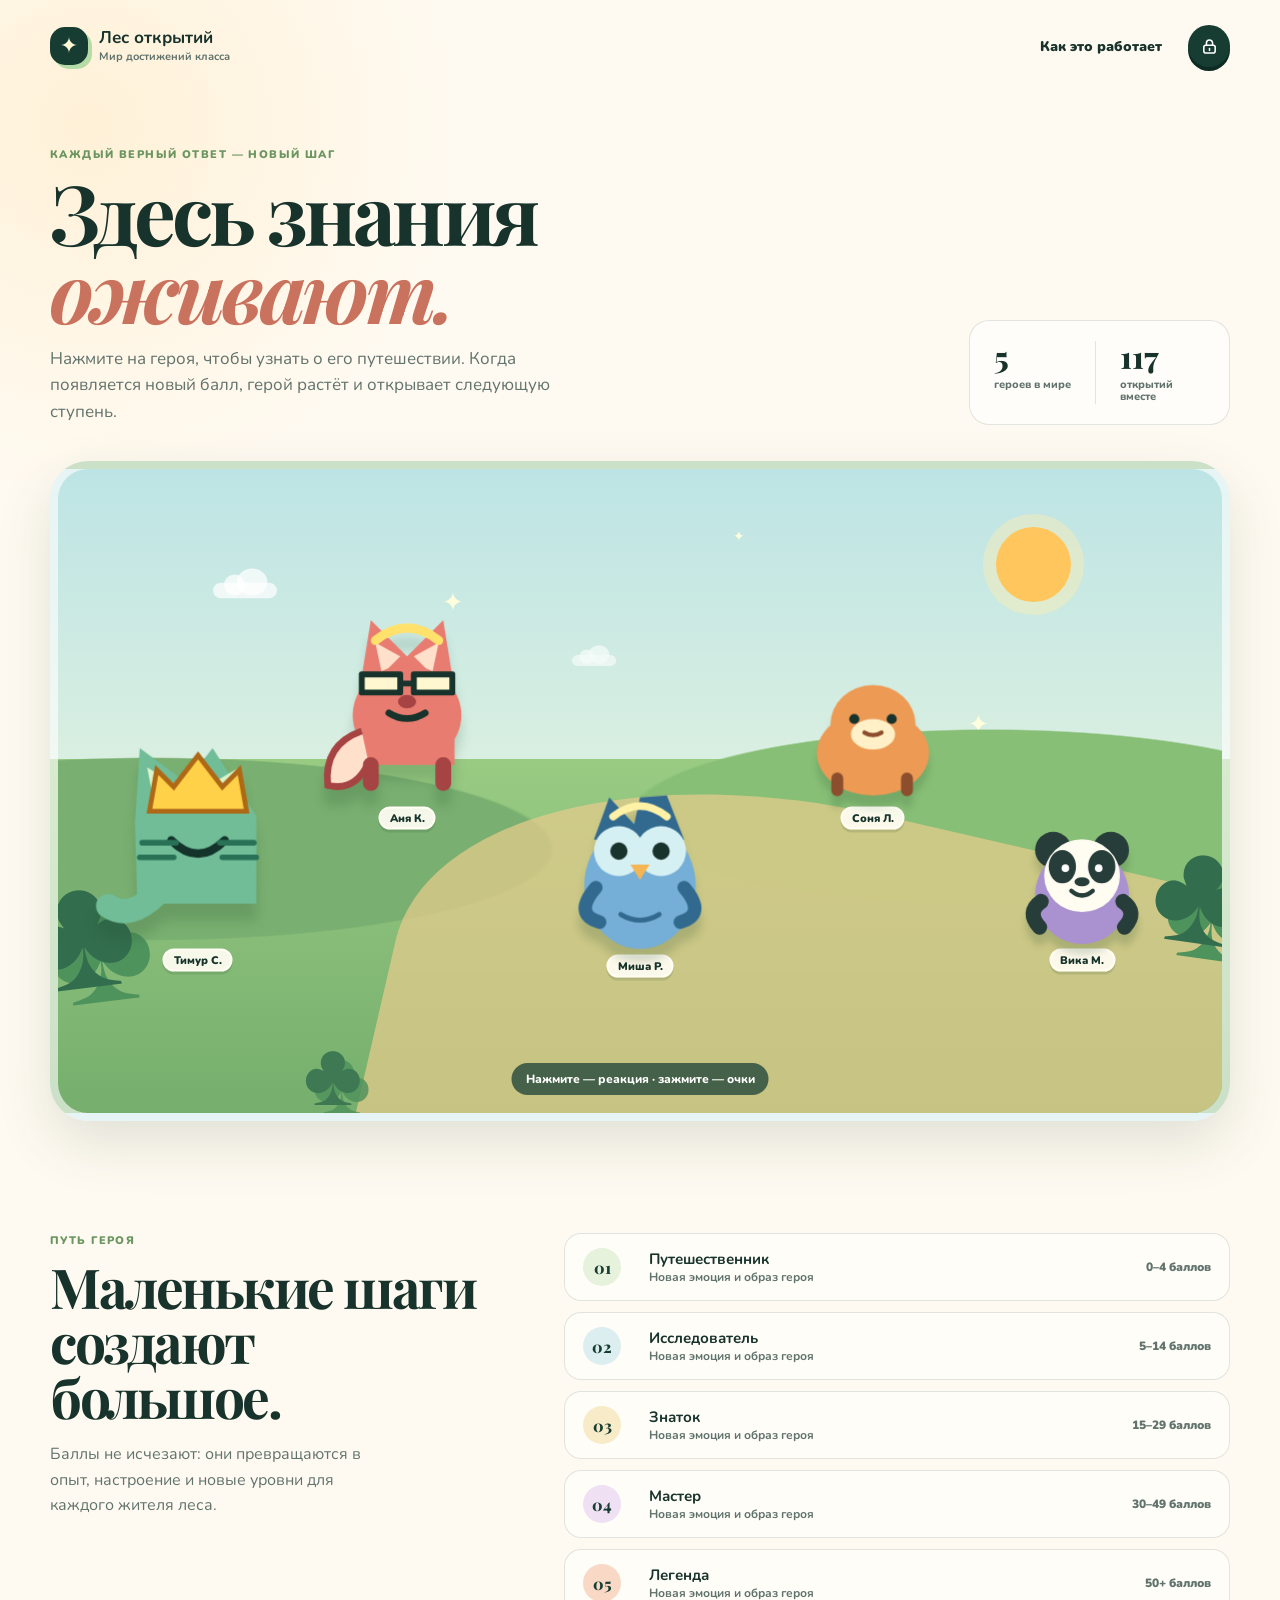
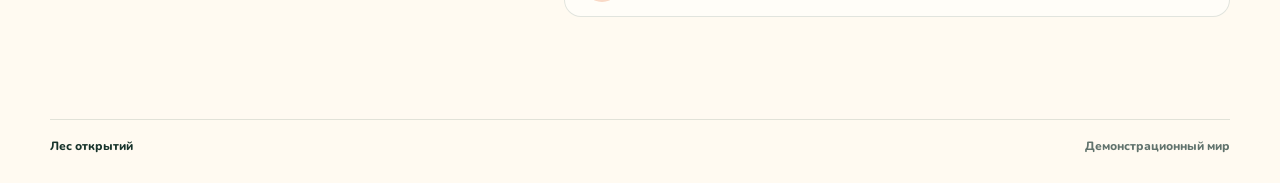
<file: index.html>
<!doctype html>
<html lang="ru">
  <head>
    <meta charset="UTF-8" />
    <meta name="viewport" content="width=device-width, initial-scale=1.0" />
    <meta name="theme-color" content="#142b25" />
    <meta
      name="description"
      content="Интерактивный мир достижений класса: герои растут вместе с новыми знаниями."
    />
    <meta name="robots" content="noindex, nofollow" />
    <link rel="canonical" href="https://hasli4.github.io/raiting/" />

    <meta property="og:type" content="website" />
    <meta property="og:site_name" content="Лес открытий" />
    <meta property="og:title" content="Лес открытий — мир достижений класса" />
    <meta
      property="og:description"
      content="Интерактивный мир достижений класса: герои растут вместе с новыми знаниями."
    />
    <meta property="og:url" content="https://hasli4.github.io/raiting/" />
    <meta property="og:image" content="https://hasli4.github.io/raiting/assets/og-preview.png" />
    <meta property="og:image:width" content="1200" />
    <meta property="og:image:height" content="630" />
    <meta
      property="og:image:alt"
      content="Лес открытий — интерактивный мир достижений класса"
    />
    <meta property="og:locale" content="ru_RU" />
    <meta name="twitter:card" content="summary_large_image" />
    <meta name="twitter:title" content="Лес открытий — мир достижений класса" />
    <meta
      name="twitter:description"
      content="Герои растут вместе с новыми знаниями."
    />
    <meta name="twitter:image" content="https://hasli4.github.io/raiting/assets/og-preview.png" />
    <meta
      name="twitter:image:alt"
      content="Лес открытий — интерактивный мир достижений класса"
    />

    <link rel="icon" href="favicon.svg?v=forest-v1" type="image/svg+xml" />
    <link rel="preconnect" href="https://esm.sh" />
    <title>Лес открытий</title>
    <link rel="stylesheet" href="styles.css" />
  </head>
  <body>
    <main>
      <header class="site-header shell">
        <a class="brand" href="#" aria-label="На главную страницу">
          <span class="brand__mark" aria-hidden="true">✦</span>
          <span>
            <strong id="classTitle">Лес открытий</strong>
            <small>Мир достижений класса</small>
          </span>
        </a>
        <div class="header-actions">
          <button class="button button--ghost" id="aboutOpen" type="button">
            Как это работает
          </button>
          <a class="admin-orb" href="account.html" aria-label="Войти в личный кабинет" title="Личный кабинет">
            <svg viewBox="0 0 24 24" aria-hidden="true">
              <rect x="5.5" y="10.5" width="13" height="9" rx="2.3"></rect>
              <path d="M8.5 10.5V8a3.5 3.5 0 0 1 7 0v2.5M12 14.2v2.2"></path>
            </svg>
          </a>
        </div>
      </header>

      <section class="hero shell" aria-labelledby="heroTitle">
        <div>
          <p class="eyebrow">Каждый верный ответ — новый шаг</p>
          <h1 id="heroTitle">Здесь знания<br /><em>оживают.</em></h1>
          <p class="hero__copy">
            Нажмите на героя, чтобы узнать о его путешествии. Когда появляется
            новый балл, герой растёт и открывает следующую ступень.
          </p>
        </div>
        <div class="world-stats" aria-live="polite">
          <div>
            <span id="heroesCount">0</span>
            <small>героев в мире</small>
          </div>
          <div>
            <span id="pointsCount">0</span>
            <small>открытий вместе</small>
          </div>
        </div>
      </section>

      <section class="world shell" aria-label="Интерактивный мир героев">
        <div class="world__sky" aria-hidden="true">
          <span class="cloud cloud--one"></span>
          <span class="cloud cloud--two"></span>
          <span class="sun"></span>
          <span class="spark spark--one">✦</span>
          <span class="spark spark--two">✦</span>
          <span class="spark spark--three">✦</span>
        </div>
        <div class="world__hills" aria-hidden="true"></div>
        <div class="world__path" aria-hidden="true"></div>
        <div class="world__trees" aria-hidden="true">
          <span class="tree tree--one">♣</span>
          <span class="tree tree--two">♣</span>
          <span class="tree tree--three">♣</span>
        </div>
        <div class="world__empty" id="worldEmpty">
          <span>✦</span>
          <p>Мир ждёт первых героев</p>
          <small>Учитель добавит их в закрытой панели.</small>
        </div>
        <div class="world__animals" id="animals" aria-live="polite"></div>
        <div class="world__hint" id="worldHint">Нажмите — реакция · зажмите — очки</div>
      </section>

      <section class="journey shell" aria-labelledby="journeyTitle">
        <div class="journey__intro">
          <p class="eyebrow">Путь героя</p>
          <h2 id="journeyTitle">Маленькие шаги<br />создают большое.</h2>
          <p>
            Баллы не исчезают: они превращаются в опыт, настроение и новые
            уровни для каждого жителя леса.
          </p>
        </div>
        <div class="levels" id="levels" aria-label="Уровни развития героя"></div>
      </section>
    </main>

    <footer class="footer shell">
      <span>Лес открытий</span>
      <span id="connectionStatus">Готовимся к путешествию</span>
    </footer>
    <dialog class="modal modal--about" id="aboutDialog">
      <button class="modal__close" data-close="aboutDialog" type="button" aria-label="Закрыть">×</button>
      <p class="eyebrow">Без соревнования на выбывание</p>
      <h2>У каждого героя свой темп.</h2>
      <p>
        Здесь важен не только результат, но и рост: за новые знания герои
        становятся увереннее, открывают уровни и преображают лес.
      </p>
      <div class="about-steps">
        <div><span>01</span><b>Учитель отмечает ответ</b></div>
        <div><span>02</span><b>Герой получает опыт</b></div>
        <div><span>03</span><b>Мир меняется вместе с классом</b></div>
      </div>
    </dialog>

    <dialog class="modal modal--hero" id="heroDialog">
      <button class="modal__close" data-close="heroDialog" type="button" aria-label="Закрыть">×</button>
      <div id="heroDialogContent"></div>
    </dialog>

    <script src="app.config.js"></script>
    <script type="module" src="js/app.js"></script>
  </body>
</html>
</file>
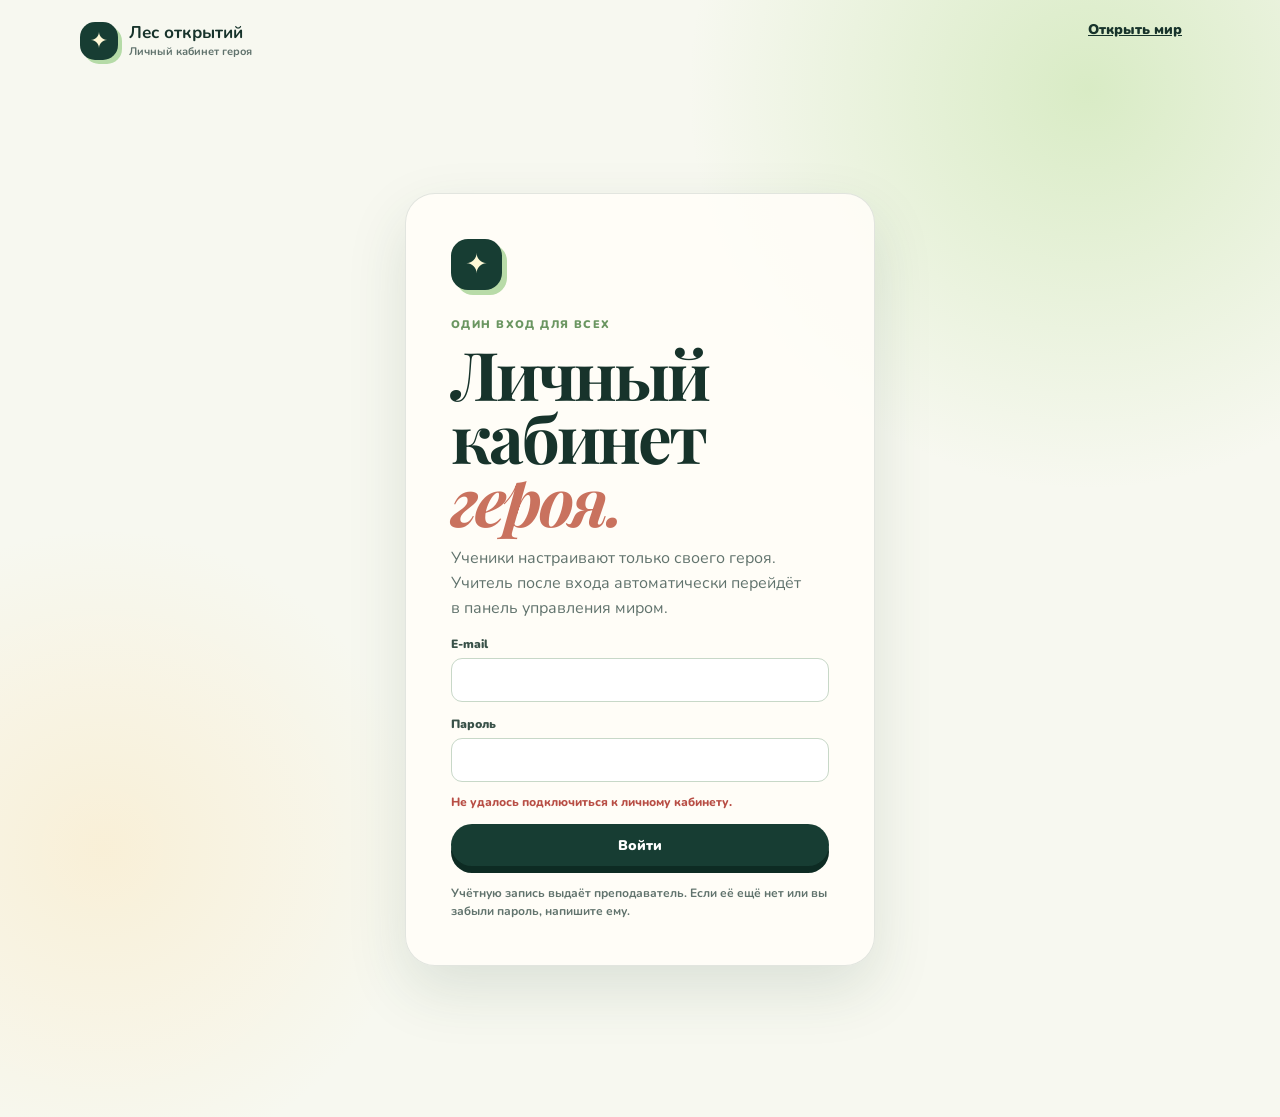
<file: account.html>
<!doctype html>
<html lang="ru">
  <head>
    <meta charset="UTF-8" />
    <meta name="viewport" content="width=device-width, initial-scale=1.0" />
    <meta name="robots" content="noindex, nofollow" />
    <meta name="theme-color" content="#173d33" />
    <link rel="icon" href="favicon.svg?v=forest-v1" type="image/svg+xml" />
    <title>Личный кабинет · Лес открытий</title>
    <link rel="stylesheet" href="styles.css" />
    <link rel="stylesheet" href="account.css" />
  </head>
  <body class="account-page">
    <header class="account-header">
      <a class="brand" href="index.html">
        <span class="brand__mark" aria-hidden="true">✦</span>
        <span>
          <strong id="classTitle">Лес открытий</strong>
          <small>Личный кабинет героя</small>
        </span>
      </a>
      <div class="account-header__actions">
        <a class="button button--ghost" href="index.html">Открыть мир</a>
        <button class="button button--quiet" id="changePassword" type="button" hidden>Пароль</button>
        <button class="button button--quiet" id="signOut" type="button" hidden>Выйти</button>
      </div>
    </header>

    <main class="account-main">
      <section class="account-login" id="authView">
        <div class="account-login__mark" aria-hidden="true">✦</div>
        <p class="eyebrow">Один вход для всех</p>
        <h1>Личный кабинет<br /><em>героя.</em></h1>
        <p class="account-login__copy">Ученики настраивают только своего героя. Учитель после входа автоматически перейдёт в панель управления миром.</p>
        <form class="auth-form" id="loginForm">
          <label>
            E-mail
            <input id="loginEmail" name="email" type="email" autocomplete="email" required />
          </label>
          <label>
            Пароль
            <input id="loginPassword" name="password" type="password" autocomplete="current-password" required />
          </label>
          <p class="form-message" id="loginMessage" role="alert"></p>
          <button class="button button--primary" type="submit">Войти</button>
        </form>
        <p class="account-login__note">Учётную запись выдаёт преподаватель. Если её ещё нет или вы забыли пароль, напишите ему.</p>
      </section>

      <section class="account-login" id="passwordView" hidden>
        <div class="account-login__mark" aria-hidden="true">✦</div>
        <p class="eyebrow">Добро пожаловать</p>
        <h1>Придумай<br /><em>пароль.</em></h1>
        <p class="account-login__copy" id="passwordLead">Он нужен для входа в личный кабинет с любого устройства.</p>
        <form class="auth-form" id="passwordForm">
          <label>
            Новый пароль
            <input id="newPassword" type="password" autocomplete="new-password" minlength="8" required />
          </label>
          <label>
            Повтори пароль
            <input id="repeatPassword" type="password" autocomplete="new-password" minlength="8" required />
          </label>
          <p class="form-message" id="passwordMessage" role="alert"></p>
          <button class="button button--primary" type="submit">Сохранить пароль</button>
        </form>
      </section>

      <section class="cabinet" id="cabinetView" hidden>
        <div class="cabinet__intro">
          <div>
            <p class="eyebrow">Твоё пространство</p>
            <h1>Привет,<br /><em id="studentName">герой</em>!</h1>
            <p>Выбирай образ и цвет своего персонажа. Опыт начисляет учитель — его нельзя передавать или изменять самому.</p>
          </div>
          <div class="cabinet__identity">
            <span id="accountEmail"></span>
            <small>вход выполнен</small>
          </div>
        </div>

        <div class="cabinet-grid">
          <section class="cabinet-card character-card">
            <div class="card-heading">
              <div>
                <p class="eyebrow">Твой герой</p>
                <h2>Настрой образ</h2>
              </div>
              <span class="character-level" id="characterLevel">Путешественник</span>
            </div>
            <div class="character-card__content">
              <div class="character-preview" id="characterPreview" aria-label="Предпросмотр героя"></div>
              <form class="character-form" id="characterForm">
                <fieldset>
                  <legend>Животное</legend>
                  <div class="choice-grid choice-grid--avatars" id="avatarChoices"></div>
                </fieldset>
                <fieldset>
                  <legend>Цвет</legend>
                  <div class="choice-grid choice-grid--colors" id="colorChoices"></div>
                </fieldset>
                <p class="form-message" id="characterMessage" role="alert"></p>
                <button class="button button--primary" type="submit">Сохранить образ</button>
              </form>
            </div>
          </section>

          <aside class="cabinet-card progress-card">
            <p class="eyebrow">Путь героя</p>
            <strong class="progress-card__score" id="studentScore">0</strong>
            <span>баллов опыта</span>
            <div class="cabinet-progress">
              <p><span id="progressText">Первый шаг</span><span id="progressPercent">0%</span></p>
              <div class="progress-bar"><span id="progressBar"></span></div>
            </div>
            <p class="progress-card__hint" id="nextLevelText">Продолжай исследовать Python.</p>
          </aside>
        </div>

        <section class="cabinet-card shop-card">
          <div class="shop-card__heading">
            <div>
              <p class="eyebrow">Лесная лавка</p>
              <h2>Награды и улучшения</h2>
              <p>Листья — валюта для будущих наград. Трата листьев не уменьшит опыт и уровень героя.</p>
            </div>
            <div class="wallet" aria-label="Количество листьев в кошельке">
              <span aria-hidden="true">🍃</span>
              <strong id="walletBalance">0</strong>
              <small>листьев</small>
            </div>
          </div>
          <div class="shop-list" id="shopList" aria-live="polite">
            <article class="shop-placeholder">
              <span>✦</span>
              <div><strong>Лавка готовится к открытию</strong><p>Здесь появятся скины, одежда и дополнительные награды от преподавателя.</p></div>
            </article>
          </div>
        </section>
      </section>
    </main>

    <script src="app.config.js"></script>
    <script type="module" src="js/account.js"></script>
  </body>
</html>
</file>
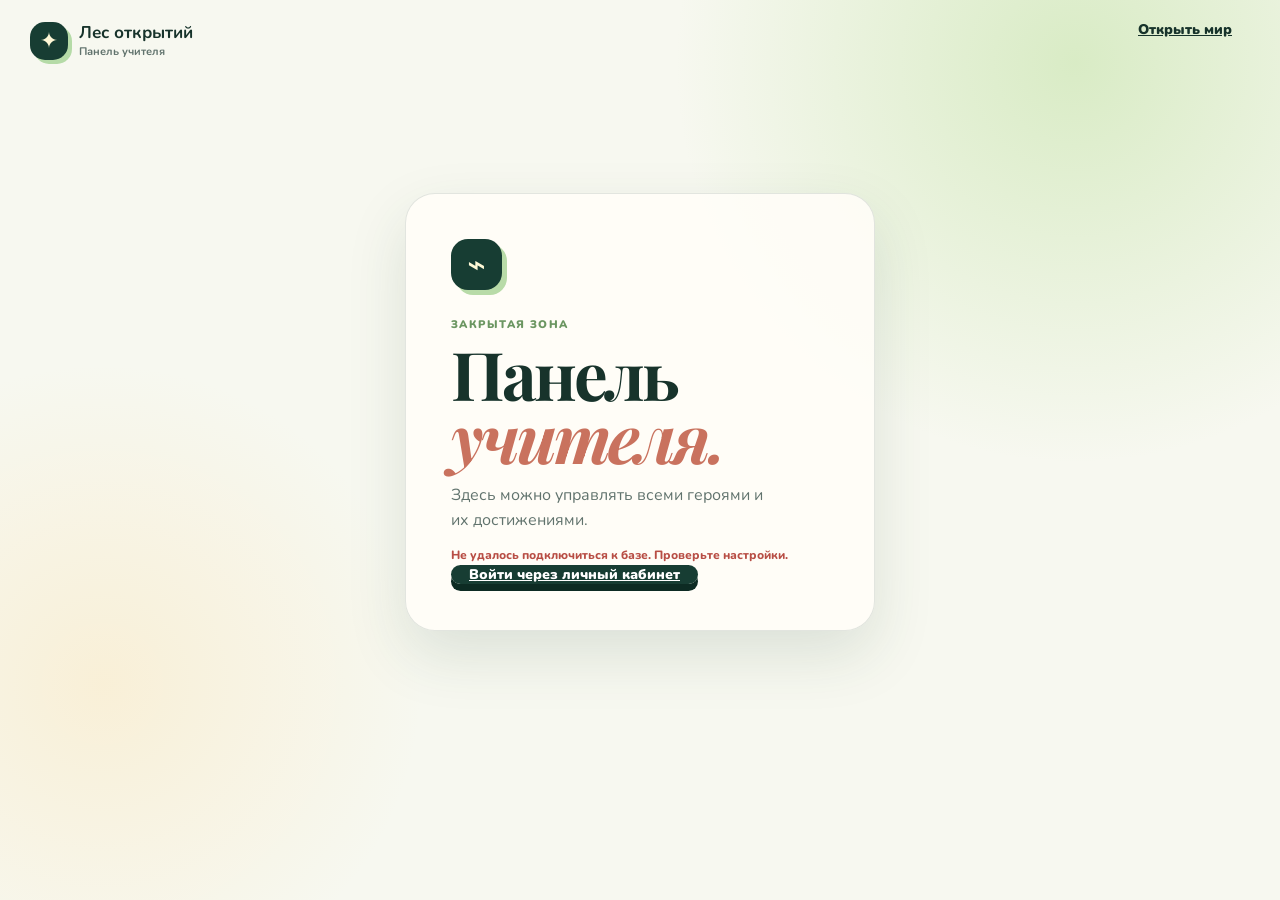
<file: admin.html>
<!doctype html>
<html lang="ru">
  <head>
    <meta charset="UTF-8" />
    <meta name="viewport" content="width=device-width, initial-scale=1.0" />
    <meta name="robots" content="noindex, nofollow" />
    <meta name="theme-color" content="#173d33" />
    <link rel="icon" href="favicon.svg?v=forest-v1" type="image/svg+xml" />
    <title>Панель учителя · Лес открытий</title>
    <link rel="stylesheet" href="styles.css" />
    <link rel="stylesheet" href="admin.css" />
  </head>
  <body class="admin-page">
    <header class="admin-header">
      <a class="brand" href="index.html">
        <span class="brand__mark" aria-hidden="true">✦</span>
        <span>
          <strong id="classTitle">Лес открытий</strong>
          <small>Панель учителя</small>
        </span>
      </a>
      <div class="admin-header__actions">
        <a class="button button--ghost" href="index.html">Открыть мир</a>
        <button class="button button--quiet" id="signOut" type="button" hidden>Выйти</button>
      </div>
    </header>

    <main class="admin-main">
      <section class="login-card" id="loginView">
        <div class="login-card__mark" aria-hidden="true">⌁</div>
        <p class="eyebrow">Закрытая зона</p>
        <h1>Панель<br /><em>учителя.</em></h1>
        <p class="login-card__copy">Здесь можно управлять всеми героями и их достижениями.</p>
        <p class="form-message" id="loginMessage" role="alert"></p>
        <a class="button button--primary" href="account.html">Войти через личный кабинет</a>
      </section>

      <section class="dashboard" id="adminView" hidden>
        <div class="dashboard__intro">
          <div>
            <p class="eyebrow">Управление миром</p>
            <h1>Все герои<br /><em>под контролем.</em></h1>
          </div>
          <p>Изменяйте баллы, внешний вид и имя героя. Изменения появятся в мире класса автоматически.</p>
        </div>

        <section class="dashboard-card dashboard-card--new">
          <div class="card-heading">
            <div>
              <p class="eyebrow">Новый житель</p>
              <h2>Добавить героя</h2>
            </div>
          </div>
          <form class="student-form" id="studentForm">
            <div class="new-student-grid">
              <label class="new-student-grid__name">
                Имя или никнейм
                <input id="studentName" name="displayName" maxlength="28" placeholder="Например, Аня К." required />
              </label>
              <label>
                Животное
                <select id="studentAvatar" name="avatarId"></select>
              </label>
              <label>
                Цвет
                <select id="studentColor" name="color"></select>
              </label>
              <button class="button button--primary" type="submit">Добавить</button>
            </div>
            <p class="form-message" id="studentMessage" role="alert"></p>
          </form>
        </section>

        <section class="dashboard-card">
          <div class="roster-toolbar">
            <div>
              <p class="eyebrow">Список класса</p>
              <h2>Настройка героев</h2>
            </div>
            <div class="roster-toolbar__tools">
              <span id="adminCount"></span>
              <label class="admin-search">
                <span class="visually-hidden">Поиск по имени</span>
                <input id="studentSearch" type="search" autocomplete="off" placeholder="Найти ученика" />
              </label>
            </div>
          </div>
          <div class="admin-list" id="adminRoster" aria-live="polite"></div>
        </section>
      </section>
    </main>

    <script src="app.config.js"></script>
    <script type="module" src="js/admin.js"></script>
  </body>
</html>
</file>
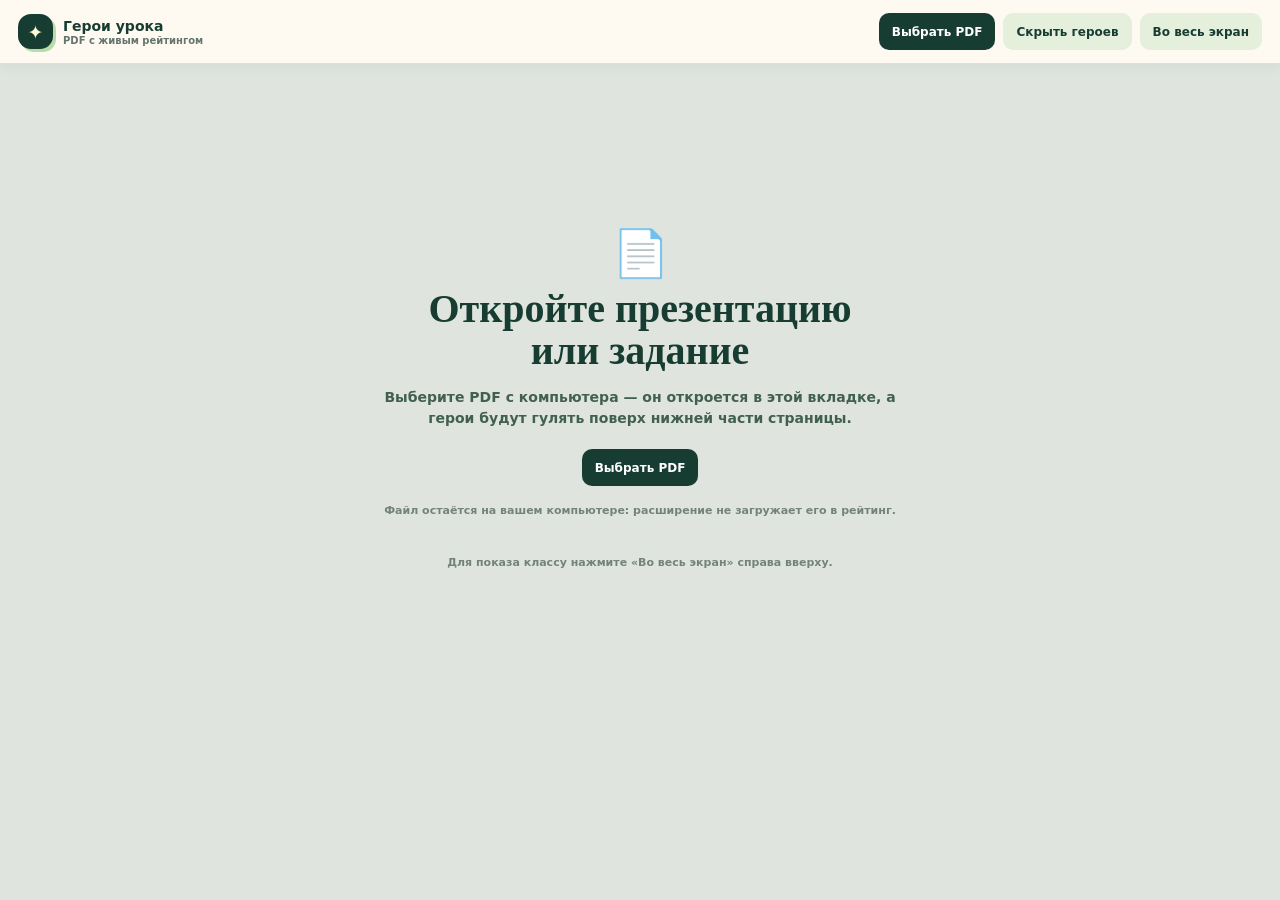
<file: extension/pdf-viewer.html>
<!doctype html>
<html lang="ru">
  <head>
    <meta charset="UTF-8" />
    <meta name="viewport" content="width=device-width, initial-scale=1.0" />
    <title>PDF с героями — Лес открытий</title>
    <link rel="stylesheet" href="pdf-viewer.css" />
  </head>
  <body>
    <main class="pdf-app">
      <header class="toolbar">
        <a class="brand" href="https://hasli4.github.io/raiting/" target="_blank" rel="noreferrer">
          <span class="brand__mark">✦</span>
          <span>
            <strong>Герои урока</strong>
            <small>PDF с живым рейтингом</small>
          </span>
        </a>

        <div class="toolbar__actions">
          <input id="pdfFile" type="file" accept="application/pdf,.pdf" hidden />
          <button class="button button--primary" id="choosePdf" type="button">Выбрать PDF</button>
          <button class="button" id="toggleHeroes" type="button" aria-pressed="true">Скрыть героев</button>
          <button class="button" id="toggleFullscreen" type="button" aria-pressed="false">Во весь экран</button>
        </div>
      </header>

      <section class="document" aria-label="Просмотр PDF">
        <div class="document__empty" id="emptyState">
          <span class="document__icon" aria-hidden="true">📄</span>
          <h1>Откройте презентацию или задание</h1>
          <p>Выберите PDF с компьютера — он откроется в этой вкладке, а герои будут гулять поверх нижней части страницы.</p>
          <button class="button button--primary" id="choosePdfEmpty" type="button">Выбрать PDF</button>
          <p class="document__note">Файл остаётся на вашем компьютере: расширение не загружает его в рейтинг.</p>
          <p class="document__note document__note--error" id="fileAccessHelp" hidden></p>
          <p class="document__note">Для показа классу нажмите «Во весь экран» справа вверху.</p>
        </div>
        <embed id="pdfEmbed" type="application/pdf" title="Выбранный PDF" hidden />
      </section>
    </main>

    <script src="overlay.js"></script>
    <script type="module" src="pdf-viewer.js"></script>
  </body>
</html>
</file>
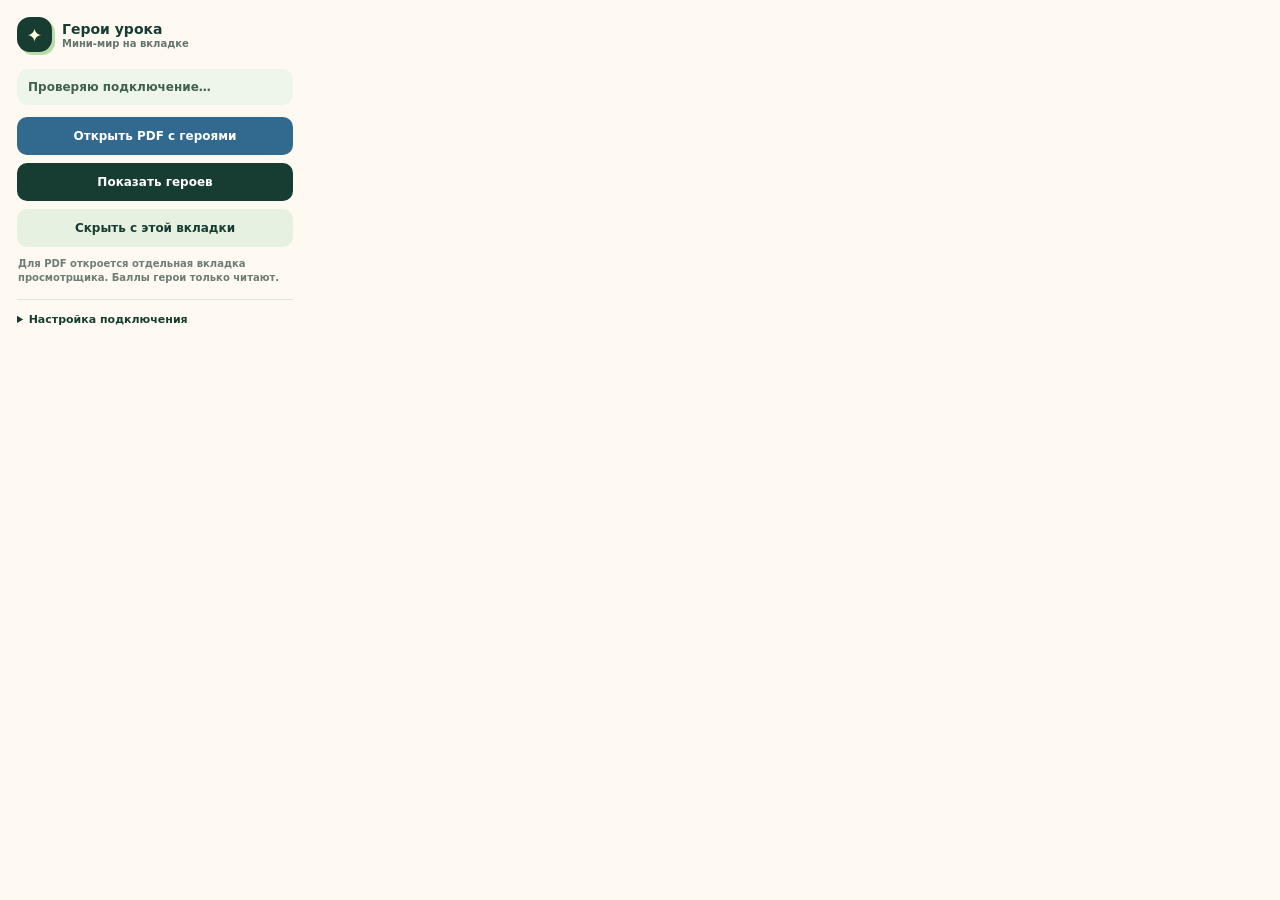
<file: extension/popup.html>
<!doctype html>
<html lang="ru">
  <head>
    <meta charset="UTF-8" />
    <meta name="viewport" content="width=device-width, initial-scale=1.0" />
    <title>Герои урока</title>
    <link rel="stylesheet" href="popup.css" />
  </head>
  <body>
    <main class="popup">
      <header class="popup__header">
        <span class="popup__mark">✦</span>
        <span>
          <strong>Герои урока</strong>
          <small>Мини-мир на вкладке</small>
        </span>
      </header>

      <section class="status" id="status" aria-live="polite">
        Проверяю подключение…
      </section>

      <section class="connected-actions" id="connectedActions" hidden>
        <button class="button button--pdf" id="openPdfViewer" type="button">
          Открыть PDF с героями
        </button>
        <button class="button button--primary" id="showOverlay" type="button">
          Показать героев
        </button>
        <button class="button button--soft" id="hideOverlay" type="button">
          Скрыть с этой вкладки
        </button>
        <p class="tip">Для PDF откроется отдельная вкладка просмотрщика. Баллы герои только читают.</p>
      </section>

      <details class="settings" id="settings">
        <summary>Настройка подключения</summary>
        <p>По умолчанию расширение получает публичные настройки с сайта рейтинга.</p>
        <label>
          Адрес сайта рейтинга
          <input id="siteUrl" type="url" inputmode="url" autocomplete="url" />
        </label>
        <button class="button button--soft" id="connectSite" type="button">
          Подключить к сайту
        </button>
        <details class="advanced">
          <summary>Настроить вручную</summary>
          <label>
            Supabase Project URL
            <input id="supabaseUrl" type="url" inputmode="url" autocomplete="off" placeholder="https://…supabase.co" />
          </label>
          <label>
            Publishable key
            <input id="publishableKey" type="password" autocomplete="off" placeholder="sb_publishable_…" />
          </label>
          <button class="button button--soft" id="saveManual" type="button">
            Сохранить настройки
          </button>
        </details>
      </details>
    </main>
    <script type="module" src="popup.js"></script>
  </body>
</html>
</file>
<file: styles.css>
@import url("https://fonts.googleapis.com/css2?family=Nunito:wght@500;600;700;800;900&family=Playfair+Display:ital,wght@0,700;0,800;1,700;1,800&display=swap");

:root {
  --ink: #17332b;
  --muted: #61736d;
  --cream: #fffaf1;
  --paper: #fffdf8;
  --forest: #173d33;
  --moss: #3f7359;
  --leaf: #8dcf82;
  --sun: #ffc65d;
  --coral: #ef806f;
  --line: rgba(23, 61, 51, 0.13);
  --shadow: 0 22px 55px rgba(43, 77, 56, 0.14);
}

* { box-sizing: border-box; }

html { scroll-behavior: smooth; }

body {
  min-width: 320px;
  margin: 0;
  color: var(--ink);
  background:
    radial-gradient(circle at 7% 7%, rgba(255, 218, 150, 0.28), transparent 23rem),
    var(--cream);
  font-family: "Nunito", system-ui, sans-serif;
}

button, input, select { font: inherit; }
button { cursor: pointer; }

.shell {
  width: min(1180px, calc(100% - 40px));
  margin-inline: auto;
}

.site-header {
  min-height: 92px;
  display: flex;
  align-items: center;
  justify-content: space-between;
  gap: 20px;
}

.brand {
  display: inline-flex;
  align-items: center;
  gap: 11px;
  color: inherit;
  text-decoration: none;
}

.brand__mark {
  width: 38px;
  height: 38px;
  display: grid;
  place-items: center;
  border-radius: 15px;
  color: #fff8d7;
  background: var(--forest);
  box-shadow: 4px 4px 0 #b5dba7;
  font-size: 22px;
}

.brand strong, .brand small { display: block; line-height: 1.08; }
.brand strong { font-size: 17px; }
.brand small { margin-top: 3px; color: var(--muted); font-size: 11px; font-weight: 700; }

.header-actions { display: flex; align-items: center; gap: 8px; }

.button {
  min-height: 42px;
  border: 0;
  border-radius: 999px;
  padding: 0 18px;
  color: var(--ink);
  font-weight: 900;
  font-size: 14px;
  transition: transform .2s ease, box-shadow .2s ease, background .2s ease;
}

.button:hover { transform: translateY(-2px); }
.button:focus-visible, .text-button:focus-visible, .creature:focus-visible {
  outline: 3px solid #f3b837;
  outline-offset: 3px;
}
.button--ghost { background: transparent; }
.button--quiet { background: #e7f2dd; }
.button--primary { color: #fff; background: var(--forest); box-shadow: 0 7px 0 #0d2b23; }
.button--primary:active { transform: translateY(4px); box-shadow: 0 3px 0 #0d2b23; }

.admin-orb {
  width: 42px;
  height: 42px;
  display: grid;
  place-items: center;
  flex: 0 0 auto;
  border: 0;
  border-radius: 50%;
  color: #fff;
  background: var(--forest);
  box-shadow: 0 4px 0 #0d2b23;
  transition: transform .2s ease, box-shadow .2s ease, background .2s ease;
}
.admin-orb:hover { transform: translateY(-2px); background: #245643; box-shadow: 0 6px 0 #0d2b23; }
.admin-orb:active { transform: translateY(3px); box-shadow: 0 1px 0 #0d2b23; }
.admin-orb:focus-visible { outline: 3px solid #f3b837; outline-offset: 3px; }
.admin-orb svg { width: 21px; height: 21px; fill: none; stroke: currentColor; stroke-width: 1.8; stroke-linecap: round; stroke-linejoin: round; }

.hero {
  display: flex;
  align-items: flex-end;
  justify-content: space-between;
  gap: 42px;
  padding: 55px 0 36px;
}

.eyebrow {
  margin: 0 0 11px;
  color: #6b9661;
  font-size: 11px;
  font-weight: 900;
  letter-spacing: .13em;
  text-transform: uppercase;
}

h1, h2, h3, p { margin-top: 0; }
h1, h2 {
  font-family: "Playfair Display", Georgia, serif;
  letter-spacing: -.045em;
}

h1 {
  max-width: 600px;
  margin-bottom: 17px;
  font-size: clamp(44px, 7vw, 83px);
  line-height: .94;
}
h1 em { color: #c9725e; }

.hero__copy {
  max-width: 525px;
  margin-bottom: 0;
  color: var(--muted);
  font-size: 17px;
  line-height: 1.55;
}

.world-stats {
  display: flex;
  flex-shrink: 0;
  gap: 24px;
  padding: 20px 24px;
  border: 1px solid var(--line);
  border-radius: 20px;
  background: rgba(255, 255, 255, .56);
}
.world-stats div + div { border-left: 1px solid var(--line); padding-left: 24px; }
.world-stats span, .world-stats small { display: block; }
.world-stats span { font-family: "Playfair Display", serif; font-size: 31px; font-weight: 800; line-height: 1; }
.world-stats small { max-width: 85px; margin-top: 7px; color: var(--muted); font-size: 11px; font-weight: 800; line-height: 1.15; }

.world {
  position: relative;
  isolation: isolate;
  height: min(660px, 72vw);
  min-height: 470px;
  overflow: hidden;
  border: 8px solid rgba(255, 255, 255, .62);
  border-radius: 38px;
  background: linear-gradient(#bde4e5 0%, #d9efe1 45%, #99cb83 45%, #75ae6d 100%);
  box-shadow: var(--shadow);
}

.world__sky, .world__hills, .world__path, .world__trees, .world__animals {
  position: absolute;
  inset: 0;
}
.world__sky { z-index: -4; }
.world__hills { z-index: -3; background: radial-gradient(ellipse 56% 23% at 8% 59%, #79af70 0 61%, transparent 62%), radial-gradient(ellipse 50% 22% at 80% 54%, #88bf76 0 61%, transparent 62%); }
.world__path { z-index: -1; inset: auto -5% -25% 28%; height: 72%; border-radius: 50% 0 0; background: #e6cc8d; transform: rotate(13deg); opacity: .72; }
.world__trees { z-index: 3; pointer-events: none; }

.sun { position: absolute; top: 9%; right: 13%; width: 75px; height: 75px; border-radius: 50%; background: var(--sun); box-shadow: 0 0 0 13px rgba(255, 235, 174, .42); }
.cloud { position: absolute; width: 94px; height: 23px; border-radius: 50px; background: rgba(255,255,255,.72); }
.cloud::before, .cloud::after { position: absolute; bottom: 4px; border-radius: 50%; background: inherit; content: ""; }
.cloud::before { left: 16px; width: 31px; height: 31px; }
.cloud::after { right: 14px; width: 45px; height: 40px; }
.cloud--one { top: 17%; left: 12%; transform: scale(.68); }
.cloud--two { top: 28%; left: 42%; transform: scale(.47); opacity: .8; }
.spark { position: absolute; color: rgba(255,255,220,.95); font-size: 26px; animation: twinkle 2.5s ease-in-out infinite; }
.spark--one { top: 18%; left: 33%; }
.spark--two { top: 37%; right: 20%; animation-delay: 1.1s; }
.spark--three { top: 9%; left: 58%; font-size: 14px; animation-delay: .5s; }
.tree { position: absolute; color: #326d4e; font-family: Georgia, serif; font-size: 164px; line-height: .55; text-shadow: 16px 16px 0 #4e925c; }
.tree--one { left: -30px; bottom: 21%; transform: rotate(-7deg); }
.tree--two { right: -33px; bottom: 27%; transform: scale(.9) rotate(8deg); }
.tree--three { left: 19%; bottom: -7px; transform: scale(.55); opacity: .82; }

.world__animals { z-index: 4; }
.world__animals,
.world__animals * {
  -webkit-tap-highlight-color: transparent;
}
.world__empty { position: absolute; inset: 0; z-index: 5; display: grid; align-content: center; justify-items: center; color: rgba(255,255,255,.9); text-align: center; pointer-events: none; }
.world__empty[hidden] { display: none; }
.world__empty span { margin-bottom: 5px; color: #fff0a0; font-size: 48px; text-shadow: 0 4px 0 rgba(23,61,51,.2); }
.world__empty p { margin-bottom: 4px; font-family: "Playfair Display", serif; font-size: 29px; font-weight: 700; }
.world__empty small { font-weight: 800; opacity: .9; }
.world__hint { position: absolute; z-index: 10; bottom: 18px; left: 50%; padding: 8px 14px; border-radius: 999px; transform: translateX(-50%); color: #fff; background: rgba(23,61,51,.73); font-size: 12px; font-weight: 800; pointer-events: none; transition: opacity .3s ease; }
.world__hint.is-hidden { opacity: 0; }

.creature {
  --size: 112px;
  --scale: 1;
  --move-duration: 0ms;
  --behavior-duration: 4.8s;
  position: absolute;
  z-index: 5;
  width: var(--size);
  padding: 0;
  border: 0;
  background: transparent;
  transform: translate(-50%, -50%);
  text-align: center;
  touch-action: manipulation;
  user-select: none;
  -webkit-tap-highlight-color: transparent;
  -webkit-touch-callout: none;
  transition:
    left var(--move-duration) cubic-bezier(.33, .05, .26, 1),
    top var(--move-duration) cubic-bezier(.33, .05, .26, 1),
    opacity .25s ease;
}

.creature__motion {
  display: block;
  position: relative;
  transform: scale(var(--scale));
  transform-origin: center bottom;
  animation: creature-sway var(--behavior-duration) ease-in-out 1 both;
}
.creature__motion--stroll { animation-name: creature-stroll; animation-timing-function: ease-in-out; }
.creature__motion--jump { animation-name: creature-jump; animation-timing-function: cubic-bezier(.42, 0, .54, 1); }
.creature__motion--dash { animation-name: creature-dash; animation-timing-function: cubic-bezier(.42, 0, .38, 1); }
.creature__motion--look { animation-name: creature-look; animation-timing-function: ease-in-out; }
.creature:hover .creature__motion, .creature:focus-visible .creature__motion { animation-play-state: paused; }
.creature__body {
  display: block;
  position: relative;
  filter: drop-shadow(0 9px 3px rgba(30, 73, 42, .19));
  transition: filter .2s ease;
}
.creature__body svg, .admin-row__animal svg, .admin-person__animal svg, .hero-profile__animal svg { display: block; width: 100%; height: auto; }
.creature:hover .creature__body { filter: drop-shadow(0 12px 4px rgba(30, 73, 42, .27)); }
.creature__effect--glow { animation: creature-glow var(--effect-duration) ease-in-out 1 both; }
.creature__effect--rainbow { animation: creature-rainbow var(--effect-duration) linear 1 both; }
.creature__effect--spin { animation: creature-spin var(--effect-duration) cubic-bezier(.22, .8, .32, 1) 1 both; }
.creature__effect--pulse { animation: creature-pulse var(--effect-duration) ease-in-out 1 both; }
.creature__effect--sparkle::before,
.creature__effect--sparkle::after {
  position: absolute;
  z-index: 2;
  color: #fff3a3;
  content: "✦";
  opacity: 0;
  text-shadow: 0 1px 0 rgba(38, 77, 52, .24);
  animation: creature-sparkle var(--effect-duration) ease-out 1 both;
}
.creature__effect--sparkle::before { top: 11%; left: -8%; font-size: 22px; }
.creature__effect--sparkle::after { right: -7%; bottom: 22%; font-size: 15px; animation-delay: .25s; }
.creature__label { display: inline-block; max-width: 130px; margin-top: -6px; padding: 4px 9px; overflow: hidden; border: 2px solid #fffdf4; border-radius: 999px; color: #17332b; background: rgba(255, 253, 244, .93); box-shadow: 0 3px 0 rgba(23, 61, 51, .13); font-size: 11px; font-weight: 900; line-height: 1; text-overflow: ellipsis; white-space: nowrap; }
.creature.is-selected .creature__body { filter: drop-shadow(0 0 0 7px #fff6a5) drop-shadow(0 11px 5px rgba(30, 73, 42, .25)); }


.journey {
  display: grid;
  grid-template-columns: .8fr 1.2fr;
  gap: 70px;
  padding: 112px 0 102px;
}

.journey h2 { margin-bottom: 18px; font-size: clamp(35px, 4.3vw, 56px); line-height: 1; }
.journey__intro > p:last-child { max-width: 350px; margin-bottom: 0; color: var(--muted); line-height: 1.6; }
.levels { display: grid; gap: 11px; align-content: center; }
.level { display: grid; grid-template-columns: 51px 1fr auto; align-items: center; gap: 15px; min-height: 68px; padding: 12px 18px; border: 1px solid var(--line); border-radius: 17px; background: var(--paper); transition: transform .2s ease; }
.level:hover { transform: translateX(5px); }
.level__number { width: 38px; height: 38px; display: grid; place-items: center; border-radius: 50%; color: var(--forest); background: var(--level-soft); font-family: "Playfair Display", serif; font-weight: 800; }
.level strong, .level small { display: block; }
.level strong { font-size: 15px; }
.level small { color: var(--muted); font-size: 12px; font-weight: 700; }
.level__range { color: var(--muted); font-size: 12px; font-weight: 900; }

.footer { display: flex; justify-content: space-between; padding: 18px 0 29px; border-top: 1px solid var(--line); color: var(--muted); font-size: 12px; font-weight: 800; }
.footer span:first-child { color: var(--ink); }

.modal {
  width: min(550px, calc(100% - 28px));
  max-height: min(760px, calc(100% - 28px));
  overflow: auto;
  border: 0;
  border-radius: 28px;
  padding: 39px;
  color: var(--ink);
  background: #fffdf8;
  box-shadow: 0 24px 80px rgba(12, 42, 31, .34);
}
.modal::backdrop { background: rgba(13, 45, 34, .54); backdrop-filter: blur(4px); }
.modal h2 { margin-bottom: 12px; font-size: 40px; line-height: .98; }
.modal > p:not(.eyebrow), .modal__lead { color: var(--muted); line-height: 1.55; }
.modal__close { position: absolute; top: 15px; right: 17px; width: 35px; height: 35px; border: 0; border-radius: 50%; color: var(--forest); background: #e9f3e2; font-size: 26px; line-height: 1; }
.about-steps { display: grid; gap: 9px; margin-top: 24px; }
.about-steps div { display: flex; align-items: center; gap: 13px; padding: 13px; border-radius: 13px; background: #f1f7eb; }
.about-steps span { color: #73956c; font-size: 11px; font-weight: 900; }
.about-steps b { font-size: 14px; }

.auth-form, .student-form { display: grid; gap: 14px; }
label { display: grid; gap: 6px; color: #395148; font-size: 12px; font-weight: 900; }
input, select { width: 100%; min-height: 44px; border: 1px solid #c8d8c8; border-radius: 11px; padding: 0 12px; outline: none; color: var(--ink); background: #fff; font-weight: 700; }
input:focus, select:focus { border-color: #57946d; box-shadow: 0 0 0 3px rgba(115, 174, 120, .18); }
.form-message { min-height: 16px; margin: -2px 0 0; color: #b84e45; font-size: 12px; font-weight: 800; }
.form-message.is-success { color: #398054; }
.admin-topline, .admin-roster__head { display: flex; align-items: flex-start; justify-content: space-between; gap: 12px; }
.admin-topline { margin-bottom: 23px; }
.admin-topline h2 { margin-bottom: 0; }
.text-button { border: 0; padding: 6px 0; color: #9b5045; background: none; font-size: 12px; font-weight: 900; text-decoration: underline; }
.student-form { margin-bottom: 25px; padding: 19px; border: 1px solid #d7e5d2; border-radius: 18px; background: #f2f8ee; }
.student-form h3, .admin-roster h3 { margin: 0; font-size: 17px; }
.form-grid { display: grid; grid-template-columns: 1fr 1fr; gap: 11px; }
.form-grid__wide { grid-column: 1 / -1; }
.admin-roster__head { margin-bottom: 10px; align-items: center; }
.admin-roster__head span { color: var(--muted); font-size: 12px; font-weight: 800; }
.admin-search { margin-bottom: 9px; }
.admin-search span { color: var(--muted); font-size: 11px; }
.admin-search input { min-height: 38px; }
.admin-row { display: grid; grid-template-columns: 42px 1fr auto; align-items: center; gap: 10px; padding: 10px 0; border-top: 1px solid var(--line); }
.admin-row__animal { width: 42px; height: 42px; }
.admin-row strong, .admin-row small { display: block; }
.admin-row strong { font-size: 13px; }
.admin-row small { color: var(--muted); font-size: 11px; font-weight: 800; }
.admin-row__actions { display: flex; gap: 5px; }
.score-button { width: 32px; height: 32px; border: 0; border-radius: 10px; color: var(--forest); background: #e3f0dc; font-size: 18px; font-weight: 900; }
.score-button--minus { color: #a65049; background: #fae5df; }
.score-button--save { color: #fff; background: var(--forest); font-size: 15px; }
.score-editor { width: 61px; }
.score-editor input { min-height: 32px; padding: 0 5px; text-align: center; font-size: 12px; }
.hero-profile { text-align: center; }
.hero-profile__animal { width: 180px; max-width: 100%; margin: 3px auto 7px; }
.hero-profile h2 { margin-bottom: 5px; }
.hero-profile__level { margin-bottom: 20px; color: #56815c; font-size: 13px; font-weight: 900; }
.hero-profile__score { display: inline-grid; min-width: 151px; margin: 3px auto 18px; padding: 13px 20px; border-radius: 18px; background: #edf6e7; }
.hero-profile__score strong { font-family: "Playfair Display", serif; font-size: 37px; line-height: 1; }
.hero-profile__score small { margin-top: 4px; color: var(--muted); font-size: 11px; font-weight: 900; }
.hero-profile__progress { width: min(330px, 100%); margin: 0 auto; text-align: left; }
.hero-profile__progress p { display: flex; justify-content: space-between; margin-bottom: 7px; color: var(--muted); font-size: 11px; font-weight: 900; }
.progress-bar { height: 11px; overflow: hidden; border-radius: 999px; background: #e1ebdd; }
.progress-bar span { display: block; height: 100%; border-radius: inherit; background: linear-gradient(90deg, #79bb79, #ffd060); }

@keyframes creature-sway {
  0%, 100% { transform: translate(0, 0) rotate(0) scale(var(--scale)); }
  30% { transform: translate(-2px, 1px) rotate(-2deg) scale(var(--scale)); }
  65% { transform: translate(2px, -1px) rotate(2deg) scale(var(--scale)); }
}
@keyframes creature-stroll {
  0%, 100% { transform: translate(0, 0) rotate(0) scale(var(--scale)); }
  22% { transform: translate(-3px, -2px) rotate(-2deg) scale(var(--scale)); }
  46% { transform: translate(2px, 1px) rotate(2deg) scale(var(--scale)); }
  70% { transform: translate(-2px, -2px) rotate(-1deg) scale(var(--scale)); }
}
@keyframes creature-jump {
  0%, 100% { transform: translate(0, 0) rotate(0) scale(var(--scale)); }
  22% { transform: translate(-2px, 1px) rotate(-3deg) scale(var(--scale)); }
  46% { transform: translate(2px, -22px) rotate(3deg) scale(var(--scale)); }
  67% { transform: translate(0, -6px) rotate(0) scale(var(--scale)); }
}
@keyframes creature-dash {
  0%, 100% { transform: translate(0, 0) rotate(0) scale(var(--scale)); }
  15% { transform: translate(-4px, 1px) rotate(-3deg) scale(var(--scale)); }
  45% { transform: translate(8px, -2px) rotate(4deg) scale(var(--scale)); }
  70% { transform: translate(-3px, 1px) rotate(-2deg) scale(var(--scale)); }
}
@keyframes creature-look {
  0%, 100% { transform: translate(0, 0) rotate(0) scale(var(--scale)); }
  31% { transform: translate(1px, 0) rotate(6deg) scale(var(--scale)); }
  62% { transform: translate(-2px, 0) rotate(-6deg) scale(var(--scale)); }
}
@keyframes creature-glow {
  0%, 100% { filter: drop-shadow(0 9px 3px rgba(30, 73, 42, .19)); }
  45% { filter: drop-shadow(0 0 9px rgba(255, 242, 132, .95)) drop-shadow(0 9px 3px rgba(30, 73, 42, .21)); }
}
@keyframes creature-rainbow {
  0% { filter: hue-rotate(0deg) saturate(1.15) drop-shadow(0 9px 3px rgba(30, 73, 42, .19)); }
  75% { filter: hue-rotate(340deg) saturate(1.5) drop-shadow(0 0 10px rgba(255, 237, 133, .75)); }
  100% { filter: hue-rotate(360deg) saturate(1.15) drop-shadow(0 9px 3px rgba(30, 73, 42, .19)); }
}
@keyframes creature-spin {
  0%, 100% { transform: rotate(0deg) scale(1); }
  50% { transform: rotate(360deg) scale(1.08); }
}
@keyframes creature-pulse {
  0%, 100% { transform: scale(1); filter: drop-shadow(0 9px 3px rgba(30, 73, 42, .19)); }
  48% { transform: scale(1.16); filter: drop-shadow(0 0 10px rgba(255, 234, 130, .85)); }
}
@keyframes creature-sparkle {
  0% { opacity: 0; transform: translateY(5px) scale(.55) rotate(0deg); }
  38% { opacity: 1; transform: translateY(-8px) scale(1.1) rotate(22deg); }
  100% { opacity: 0; transform: translateY(-19px) scale(.7) rotate(60deg); }
}
@keyframes twinkle { 0%, 100% { transform: scale(.75); opacity: .5; } 50% { transform: scale(1.22); opacity: 1; } }

@media (max-width: 720px) {
  .shell { width: min(100% - 24px, 1180px); }
  .site-header { min-height: 77px; }
  .header-actions .button--ghost { display: none; }
  .button { padding-inline: 13px; font-size: 12px; }
  .admin-orb { width: 38px; height: 38px; }
  .hero { display: block; padding: 41px 0 28px; }
  .hero__copy { font-size: 15px; }
  .world-stats { width: max-content; margin-top: 27px; padding: 14px 17px; }
  .world-stats div + div { padding-left: 17px; }
  .world { min-height: 448px; height: 119vw; border-width: 5px; border-radius: 25px; }
  .sun { width: 51px; height: 51px; }
  .tree { font-size: 118px; }
  .creature { --size: 89px; }
  .creature__label { max-width: 101px; padding: 3px 7px; font-size: 10px; }
  .journey { grid-template-columns: 1fr; gap: 34px; padding: 74px 0 64px; }
  .level { grid-template-columns: 38px 1fr; gap: 10px; padding: 10px; }
  .level__range { grid-column: 2; }
  .footer { gap: 18px; font-size: 11px; }
  .admin-row { grid-template-columns: 38px 1fr; }
  .admin-row__actions { grid-column: 2; }
  .modal { padding: 31px 21px 24px; border-radius: 23px; }
  .modal h2 { font-size: 34px; }
}

@media (prefers-reduced-motion: reduce) {
  *, *::before, *::after { scroll-behavior: auto !important; animation-duration: .01ms !important; animation-iteration-count: 1 !important; transition-duration: .01ms !important; }
}
</file>
<file: account.css>
.account-page {
  min-height: 100vh;
  background:
    radial-gradient(circle at 85% 8%, rgba(175, 218, 138, .42), transparent 25rem),
    radial-gradient(circle at 8% 76%, rgba(255, 211, 132, .23), transparent 20rem),
    #f7f8f0;
}

.account-header {
  width: min(1120px, calc(100% - 40px));
  min-height: 82px;
  display: flex;
  align-items: center;
  justify-content: space-between;
  gap: 20px;
  margin: auto;
}
.account-header__actions { display: flex; align-items: center; gap: 8px; }
.account-main { width: min(1040px, calc(100% - 40px)); margin: 0 auto; padding: 46px 0 86px; }

.account-login {
  width: min(470px, 100%);
  margin: 65px auto;
  padding: 45px;
  border: 1px solid rgba(23, 61, 51, .12);
  border-radius: 30px;
  background: rgba(255, 253, 248, .9);
  box-shadow: 0 24px 60px rgba(38, 76, 52, .13);
}
.account-login__mark {
  width: 51px;
  height: 51px;
  display: grid;
  place-items: center;
  margin-bottom: 27px;
  border-radius: 17px;
  color: #fff9d7;
  background: var(--forest);
  box-shadow: 5px 5px 0 #b8dba8;
  font-size: 27px;
  font-weight: 900;
}
.account-login[hidden] { display: none; }
.account-login h1, .cabinet h1 { margin-bottom: 14px; font-size: clamp(42px, 5.4vw, 67px); }
.account-login__copy { max-width: 355px; color: var(--muted); line-height: 1.55; }
.account-login__note { margin: 18px 0 0; color: var(--muted); font-size: 12px; font-weight: 700; line-height: 1.5; }

.cabinet { display: grid; gap: 24px; }
.cabinet[hidden] { display: none; }
.cabinet__intro { display: flex; align-items: end; justify-content: space-between; gap: 32px; padding: 17px 0 22px; }
.cabinet__intro h1 { margin-bottom: 12px; line-height: .9; }
.cabinet__intro h1 em { color: #c9725e; }
.cabinet__intro > div:first-child > p:last-child { max-width: 475px; margin-bottom: 0; color: var(--muted); line-height: 1.55; }
.cabinet__identity { display: grid; gap: 3px; max-width: 260px; padding: 12px 15px; border: 1px solid var(--line); border-radius: 14px; background: rgba(255,255,255,.58); color: var(--forest); font-size: 12px; font-weight: 900; overflow-wrap: anywhere; }
.cabinet__identity small { color: var(--muted); font-size: 10px; }

.cabinet-grid { display: grid; grid-template-columns: minmax(0, 1.6fr) minmax(250px, .75fr); gap: 24px; }
.cabinet-card { padding: 27px; border: 1px solid rgba(23, 61, 51, .11); border-radius: 24px; background: rgba(255, 253, 248, .86); box-shadow: 0 12px 35px rgba(38, 76, 52, .07); }
.card-heading, .shop-card__heading { display: flex; align-items: flex-start; justify-content: space-between; gap: 20px; }
.card-heading h2, .shop-card h2 { margin: 0; font-size: 26px; }
.character-level { padding: 7px 10px; border-radius: 999px; color: #4d7752; background: #edf6e7; font-size: 11px; font-weight: 900; white-space: nowrap; }
.character-card__content { display: grid; grid-template-columns: 190px minmax(0, 1fr); align-items: center; gap: 24px; margin-top: 14px; }
.character-preview { display: grid; min-height: 212px; place-items: center; border-radius: 24px; background: radial-gradient(circle at 50% 36%, #e8f5dc 0 26%, #d4eac8 27% 40%, #b5d896 41% 100%); }
.character-preview svg { width: 158px; filter: drop-shadow(0 12px 5px rgba(30, 73, 42, .2)); }
.character-form { display: grid; gap: 14px; }
.character-form fieldset { min-width: 0; margin: 0; padding: 0; border: 0; }
.character-form legend { margin-bottom: 8px; color: #395148; font-size: 12px; font-weight: 900; }
.choice-grid { display: grid; gap: 7px; }
.choice-grid--avatars { grid-template-columns: repeat(5, minmax(0, 1fr)); }
.choice-grid--colors { grid-template-columns: repeat(5, minmax(0, 1fr)); }
.choice {
  min-height: 42px;
  border: 1px solid #cbddc9;
  border-radius: 12px;
  padding: 5px;
  color: var(--forest);
  background: #fffefa;
  font-size: 10px;
  font-weight: 900;
  transition: transform .18s ease, background .18s ease, border-color .18s ease;
}
.choice:hover { transform: translateY(-2px); }
.choice.is-selected { border-color: var(--forest); color: #fff; background: var(--forest); box-shadow: 0 3px 0 #0d2b23; }
.choice--color { min-height: 35px; color: transparent; }
.choice--color::before { display: block; width: 100%; height: 12px; border-radius: 99px; background: var(--choice-color); content: ""; }
.choice--color.is-selected { border-color: var(--forest); background: #f5f8ee; box-shadow: 0 2px 0 #0d2b23; }

.progress-card { display: grid; align-content: center; justify-items: start; min-height: 100%; background: #edf6e7; }
.progress-card__score { display: block; margin-top: 9px; font-family: "Playfair Display", Georgia, serif; font-size: clamp(70px, 9vw, 105px); line-height: .82; }
.progress-card > span { margin-top: 10px; color: #58745e; font-size: 13px; font-weight: 900; }
.cabinet-progress { width: 100%; margin-top: 29px; }
.cabinet-progress p { display: flex; justify-content: space-between; gap: 9px; margin-bottom: 7px; color: var(--muted); font-size: 11px; font-weight: 900; }
.progress-card__hint { margin: 18px 0 0; color: var(--muted); font-size: 12px; font-weight: 700; line-height: 1.45; }

.shop-card__heading > div:first-child > p:last-child { max-width: 530px; margin: 12px 0 0; color: var(--muted); line-height: 1.5; }
.wallet { display: grid; min-width: 112px; padding: 10px 13px; border: 1px solid rgba(122, 153, 93, .22); border-radius: 18px; background: #edf6e7; text-align: center; }
.wallet span { font-size: 20px; }
.wallet strong { margin-top: 2px; font-family: "Playfair Display", Georgia, serif; font-size: 28px; line-height: 1; }
.wallet small { margin-top: 3px; color: var(--muted); font-size: 10px; font-weight: 900; }
.shop-list { display: grid; gap: 10px; margin-top: 24px; }
.shop-placeholder { display: flex; align-items: center; gap: 15px; min-height: 86px; padding: 15px 17px; border: 1px dashed #b7ceab; border-radius: 17px; color: #58745e; background: #f7fbf2; }
.shop-placeholder > span { font-size: 30px; color: #8aaf76; }
.shop-placeholder strong { display: block; color: var(--forest); font-size: 14px; }
.shop-placeholder p { margin: 4px 0 0; color: var(--muted); font-size: 12px; font-weight: 700; line-height: 1.4; }
.shop-item { display: grid; grid-template-columns: 1fr auto; align-items: center; gap: 16px; padding: 16px; border: 1px solid var(--line); border-radius: 17px; background: #fffefa; }
.shop-item strong { display: block; font-size: 15px; }
.shop-item p { margin: 4px 0 0; color: var(--muted); font-size: 12px; font-weight: 700; line-height: 1.4; }
.shop-item__price { color: #52794f; font-size: 13px; font-weight: 900; white-space: nowrap; }

@media (max-width: 780px) {
  .account-header, .account-main { width: min(100% - 24px, 1040px); }
  .account-main { padding-top: 25px; }
  .cabinet__intro { display: block; }
  .cabinet__identity { width: fit-content; margin-top: 17px; }
  .cabinet-grid { grid-template-columns: 1fr; }
  .character-card__content { grid-template-columns: 1fr; }
  .character-preview { min-height: 164px; }
  .character-preview svg { width: 130px; }
}

@media (max-width: 560px) {
  .account-header__actions .button--ghost { display: none; }
  .account-login { margin: 25px auto; padding: 30px 22px; }
  .cabinet-card { padding: 19px 15px; border-radius: 19px; }
  .shop-card__heading { align-items: flex-start; }
  .wallet { min-width: 84px; padding-inline: 9px; }
  .choice-grid--avatars { grid-template-columns: repeat(3, minmax(0, 1fr)); }
  .shop-item { grid-template-columns: 1fr; gap: 6px; }
}
</file>
<file: admin.css>
.admin-page {
  min-height: 100vh;
  background:
    radial-gradient(circle at 84% 7%, rgba(175, 218, 138, .42), transparent 25rem),
    radial-gradient(circle at 8% 76%, rgba(255, 211, 132, .23), transparent 20rem),
    #f7f8f0;
}

.admin-header {
  width: min(1220px, calc(100% - 40px));
  min-height: 82px;
  display: flex;
  align-items: center;
  justify-content: space-between;
  gap: 20px;
  margin: auto;
}

.admin-header__actions { display: flex; align-items: center; gap: 8px; }
.admin-main { width: min(1120px, calc(100% - 40px)); margin: 0 auto; padding: 46px 0 86px; }

.login-card {
  width: min(470px, 100%);
  margin: 65px auto;
  padding: 45px;
  border: 1px solid rgba(23, 61, 51, .12);
  border-radius: 30px;
  background: rgba(255, 253, 248, .9);
  box-shadow: 0 24px 60px rgba(38, 76, 52, .13);
}

.login-card__mark {
  width: 51px;
  height: 51px;
  display: grid;
  place-items: center;
  margin-bottom: 27px;
  border-radius: 17px;
  color: #fff9d7;
  background: var(--forest);
  box-shadow: 5px 5px 0 #b8dba8;
  font-size: 31px;
  font-weight: 900;
}
.login-card h1, .dashboard h1 { margin-bottom: 14px; font-size: clamp(42px, 5.4vw, 67px); }
.login-card__copy { max-width: 330px; color: var(--muted); line-height: 1.55; }

.dashboard { display: grid; gap: 24px; }
.dashboard[hidden] { display: none; }
.dashboard__intro {
  display: flex;
  align-items: end;
  justify-content: space-between;
  gap: 35px;
  padding: 17px 0 22px;
}
.dashboard__intro h1 { margin-bottom: 0; line-height: .9; }
.dashboard__intro h1 em { color: #c9725e; }
.dashboard__intro > p { max-width: 340px; margin-bottom: 7px; color: var(--muted); line-height: 1.55; }

.dashboard-card {
  padding: 27px;
  border: 1px solid rgba(23, 61, 51, .11);
  border-radius: 24px;
  background: rgba(255, 253, 248, .86);
  box-shadow: 0 12px 35px rgba(38, 76, 52, .07);
}
.dashboard-card--new { background: #edf6e7; }
.card-heading h2, .roster-toolbar h2 { margin: 0; font-size: 25px; }
.new-student-grid { display: grid; grid-template-columns: 2fr 1fr 1fr auto; align-items: end; gap: 12px; margin-top: 18px; }
.new-student-grid .button { min-height: 44px; }
.student-form { margin-bottom: 0; padding: 0; border: 0; background: transparent; }

.roster-toolbar { display: flex; align-items: end; justify-content: space-between; gap: 20px; margin-bottom: 19px; }
.roster-toolbar__tools { display: flex; align-items: center; gap: 13px; }
.roster-toolbar__tools > span { color: var(--muted); font-size: 12px; font-weight: 900; white-space: nowrap; }
.admin-search { margin: 0; }
.admin-search input { width: 195px; min-height: 39px; padding-left: 13px; }

.admin-list { overflow: hidden; border: 1px solid var(--line); border-radius: 17px; background: #fffefa; }
.admin-list__head, .admin-person {
  display: grid;
  grid-template-columns: 55px minmax(145px, 1.4fr) minmax(105px, .8fr) minmax(105px, .8fr) 87px minmax(118px, auto);
  align-items: center;
  gap: 11px;
}
.admin-list__head {
  min-height: 39px;
  padding: 0 16px;
  color: var(--muted);
  background: #f1f5ed;
  font-size: 10px;
  font-weight: 900;
  letter-spacing: .07em;
  text-transform: uppercase;
}
.admin-person { min-height: 76px; padding: 10px 16px; border-top: 1px solid var(--line); }
.admin-person:first-of-type { border-top: 0; }
.admin-person__animal { width: 48px; height: 48px; }
.admin-person input, .admin-person select { min-height: 37px; padding: 0 8px; font-size: 12px; }
.admin-person__score { width: 100%; text-align: center; }
.admin-person__actions { display: flex; justify-content: flex-end; gap: 5px; }
.admin-action { min-height: 37px; border: 0; border-radius: 10px; padding: 0 10px; color: #fff; background: var(--forest); font-size: 11px; font-weight: 900; }
.admin-action--small { width: 34px; padding: 0; font-size: 18px; color: var(--forest); background: #e3f0dc; }
.admin-action--minus { color: #a65049; background: #fae5df; }
.admin-action--delete { color: #a65049; background: #f8e9e5; }
.admin-action:hover { filter: brightness(.96); transform: translateY(-1px); }
.admin-list__empty { margin: 0; padding: 30px; color: var(--muted); text-align: center; font-weight: 800; }
.visually-hidden { position: absolute; width: 1px; height: 1px; overflow: hidden; clip: rect(0, 0, 0, 0); white-space: nowrap; }

@media (max-width: 920px) {
  .new-student-grid { grid-template-columns: 1fr 1fr; }
  .new-student-grid__name { grid-column: 1 / -1; }
  .new-student-grid .button { grid-column: 1 / -1; }
  .admin-list__head { display: none; }
  .admin-person { grid-template-columns: 50px 1fr 1fr; gap: 8px; }
  .admin-person__animal { grid-row: span 2; }
  .admin-person__name { grid-column: 2 / -1; }
  .admin-person__score { grid-column: 2; }
  .admin-person__actions { grid-column: 3; }
}

@media (max-width: 620px) {
  .admin-header, .admin-main { width: min(100% - 24px, 1120px); }
  .admin-main { padding-top: 25px; }
  .admin-header__actions .button--ghost { display: none; }
  .login-card { margin: 25px auto; padding: 30px 22px; }
  .dashboard__intro, .roster-toolbar { display: block; }
  .dashboard__intro > p { margin-top: 18px; }
  .roster-toolbar__tools { justify-content: space-between; margin-top: 15px; }
  .admin-search { flex: 1; }
  .admin-search input { width: 100%; }
  .dashboard-card { padding: 18px 13px; border-radius: 18px; }
  .admin-person { grid-template-columns: 44px 1fr 1fr; padding: 10px; }
  .admin-person__animal { width: 42px; height: 42px; }
  .admin-person__actions { flex-wrap: wrap; }
  .admin-action { padding-inline: 8px; }
}
</file>
<file: extension/pdf-viewer.css>
:root {
  color: #173d33;
  background: #edf1ec;
  font-family: Nunito, ui-rounded, system-ui, sans-serif;
}

* { box-sizing: border-box; }
html, body { width: 100%; min-width: 320px; height: 100%; margin: 0; }
body { overflow: hidden; }
button { font: inherit; }

.pdf-app { display: grid; grid-template-rows: auto minmax(0, 1fr); height: 100dvh; }
.toolbar {
  position: relative;
  z-index: 1;
  display: flex;
  align-items: center;
  justify-content: space-between;
  gap: 16px;
  min-height: 64px;
  padding: 10px 18px;
  border-bottom: 1px solid rgba(23, 61, 51, .14);
  background: #fffaf1;
  box-shadow: 0 2px 12px rgba(31, 62, 48, .06);
}

.brand { display: flex; align-items: center; gap: 10px; color: inherit; text-decoration: none; }
.brand__mark {
  display: grid;
  width: 35px;
  height: 35px;
  place-items: center;
  border-radius: 13px;
  color: #fff9d5;
  background: #173d33;
  box-shadow: 3px 3px 0 #b9dba9;
  font-size: 19px;
}
.brand strong, .brand small { display: block; }
.brand strong { font-size: 14px; }
.brand small { margin-top: 1px; color: #64756e; font-size: 10px; font-weight: 700; }

.toolbar__actions { display: flex; flex-wrap: wrap; justify-content: flex-end; gap: 8px; }
.button {
  min-height: 37px;
  border: 0;
  border-radius: 10px;
  padding: 0 13px;
  color: #173d33;
  background: #e4f0dc;
  font-size: 12px;
  font-weight: 900;
  cursor: pointer;
}
.button:hover { filter: brightness(.97); }
.button:focus-visible, .brand:focus-visible { outline: 3px solid rgba(101, 154, 115, .4); outline-offset: 3px; }
.button--primary { color: #fff; background: #173d33; }

.document { position: relative; min-height: 0; background: #dfe5de; }
.document__empty {
  display: grid;
  max-width: 570px;
  min-height: 100%;
  margin: 0 auto;
  padding: 72px 28px 220px;
  place-content: center;
  justify-items: center;
  color: #42604f;
  text-align: center;
}
.document__icon { margin-bottom: 8px; font-size: 46px; }
.document h1 { max-width: 440px; margin: 0; color: #173d33; font-family: Georgia, serif; font-size: clamp(26px, 4vw, 40px); line-height: 1.05; }
.document p { max-width: 520px; margin: 15px 0 19px; font-size: 14px; font-weight: 700; line-height: 1.55; }
.document__note { margin-top: 16px !important; color: #74827c; font-size: 11px !important; }
.document__note--error { color: #9b3d32; }
#pdfEmbed { display: block; width: 100%; height: 100%; min-height: 0; border: 0; background: #656b67; }
#pdfEmbed[hidden], .document__empty[hidden] { display: none; }

:fullscreen .pdf-app { grid-template-rows: minmax(0, 1fr); }
:fullscreen .toolbar { display: none; }

@media (max-width: 600px) {
  .toolbar { align-items: flex-start; padding: 10px 12px; }
  .toolbar__actions { gap: 5px; }
  .button { min-height: 34px; padding: 0 9px; font-size: 11px; }
  .brand small { display: none; }
  #toggleFullscreen { display: none; }
  .document__empty { padding-right: 19px; padding-left: 19px; }
}
</file>
<file: extension/popup.css>
:root {
  color: #173d33;
  background: #fffaf1;
  font-family: Nunito, ui-rounded, system-ui, sans-serif;
}

* { box-sizing: border-box; }
body { width: 310px; margin: 0; }
button, input { font: inherit; }

.popup { padding: 17px; }
.popup__header { display: flex; align-items: center; gap: 10px; }
.popup__mark {
  width: 35px;
  height: 35px;
  display: grid;
  place-items: center;
  border-radius: 13px;
  color: #fff9d5;
  background: #173d33;
  box-shadow: 3px 3px 0 #b9dba9;
  font-size: 19px;
}
.popup__header strong, .popup__header small { display: block; }
.popup__header strong { font-size: 14px; }
.popup__header small { margin-top: 1px; color: #64756e; font-size: 10px; font-weight: 700; }

.status {
  margin: 17px 0 12px;
  padding: 10px 11px;
  border-radius: 11px;
  color: #42604f;
  background: #edf6e8;
  font-size: 12px;
  font-weight: 800;
  line-height: 1.35;
}
.status.is-error { color: #9c4c43; background: #fce9e4; }

.connected-actions { display: grid; gap: 8px; }
.button {
  min-height: 38px;
  border: 0;
  border-radius: 10px;
  padding: 0 12px;
  color: #173d33;
  background: #e4f0dc;
  font-size: 12px;
  font-weight: 900;
  cursor: pointer;
}
.button:hover { filter: brightness(.97); }
.button--primary { color: #fff; background: #173d33; }
.button--soft { background: #e7f1e1; }
.button--pdf { color: #fff; background: #32698f; }
.tip { margin: 2px 1px 7px; color: #6d7c76; font-size: 10px; font-weight: 700; line-height: 1.4; }

.settings { margin-top: 7px; border-top: 1px solid rgba(23, 61, 51, .12); }
.settings > summary { padding: 13px 0 6px; cursor: pointer; font-size: 11px; font-weight: 900; }
.settings p { margin: 3px 0 11px; color: #6d7c76; font-size: 10px; font-weight: 700; line-height: 1.4; }
label { display: grid; gap: 4px; margin: 9px 0; color: #496258; font-size: 10px; font-weight: 900; }
input {
  width: 100%;
  min-height: 34px;
  border: 1px solid #cbdac7;
  border-radius: 8px;
  padding: 0 9px;
  color: #173d33;
  background: #fff;
  font-size: 11px;
}
input:focus { border-color: #659a73; outline: 3px solid rgba(112, 173, 121, .17); }
.advanced { margin-top: 12px; }
.advanced summary { color: #597265; cursor: pointer; font-size: 10px; font-weight: 900; }
.advanced .button { width: 100%; margin-top: 3px; }
</file>
